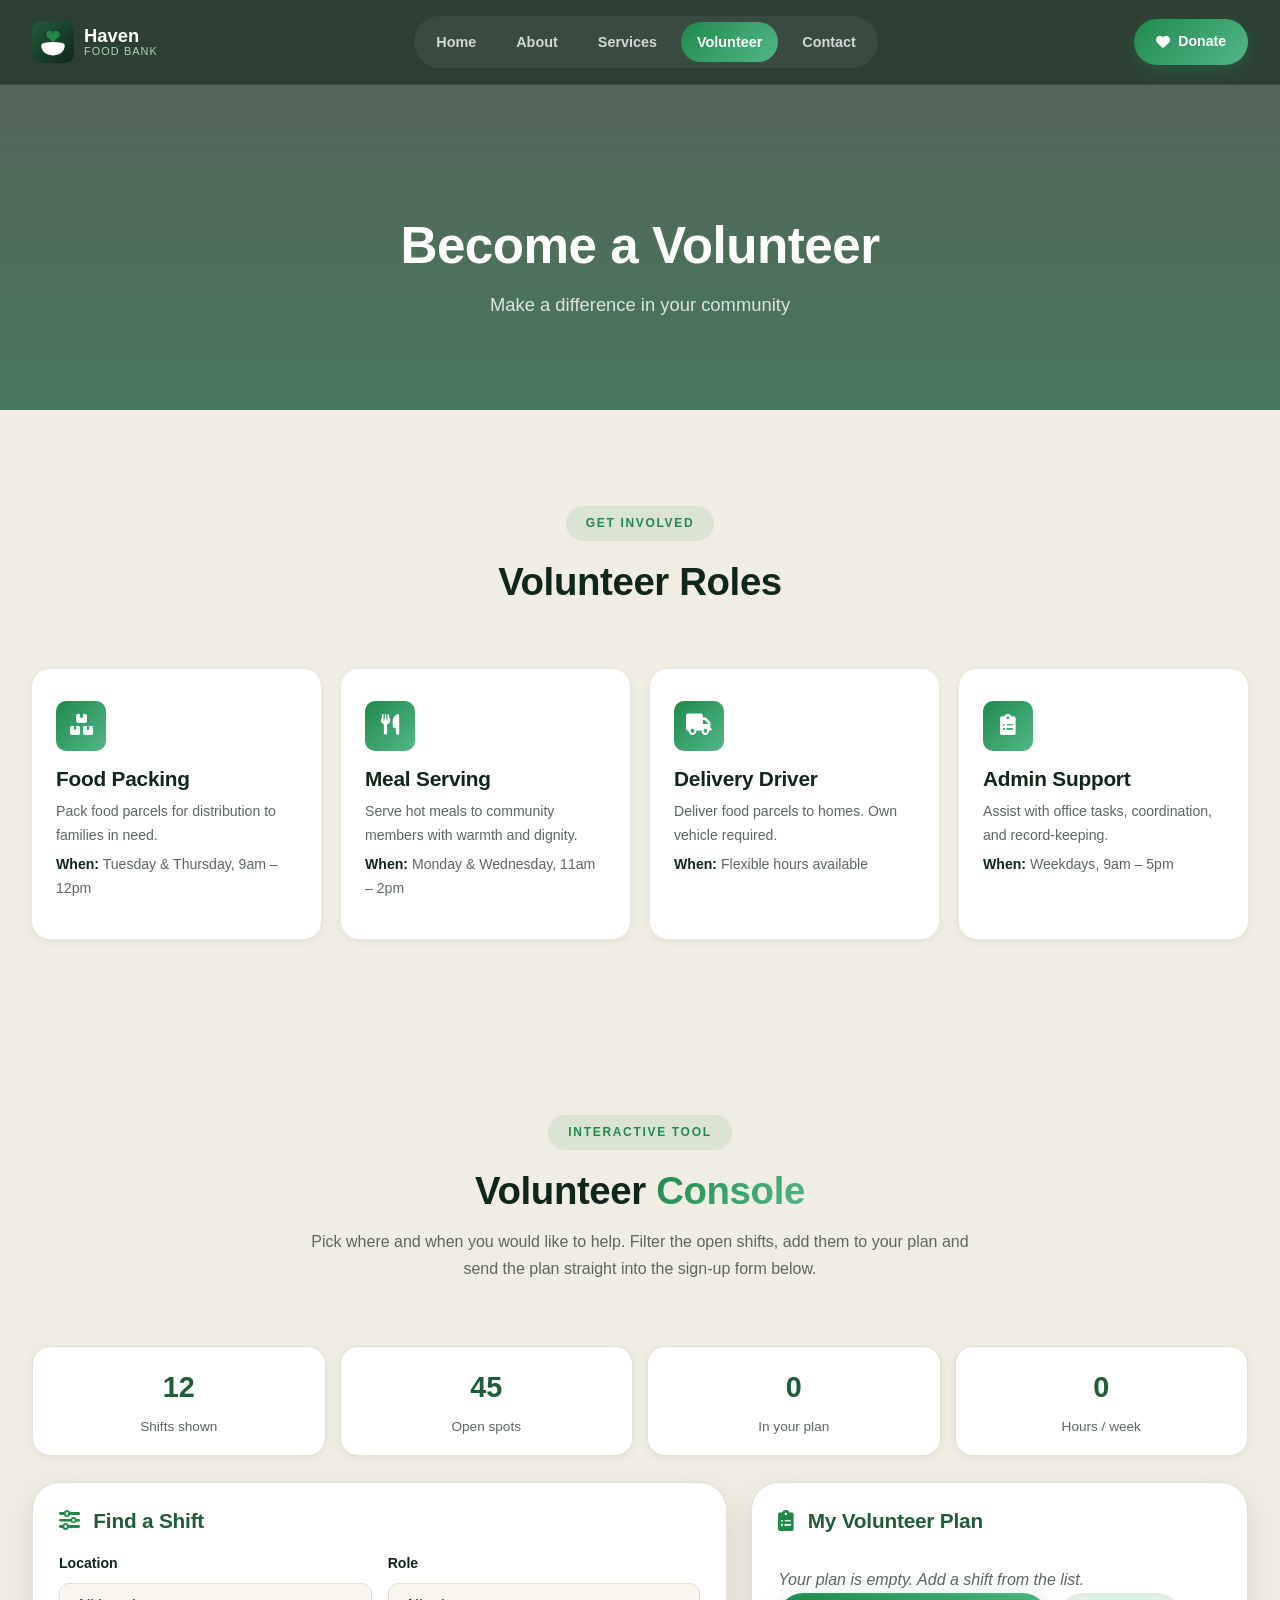
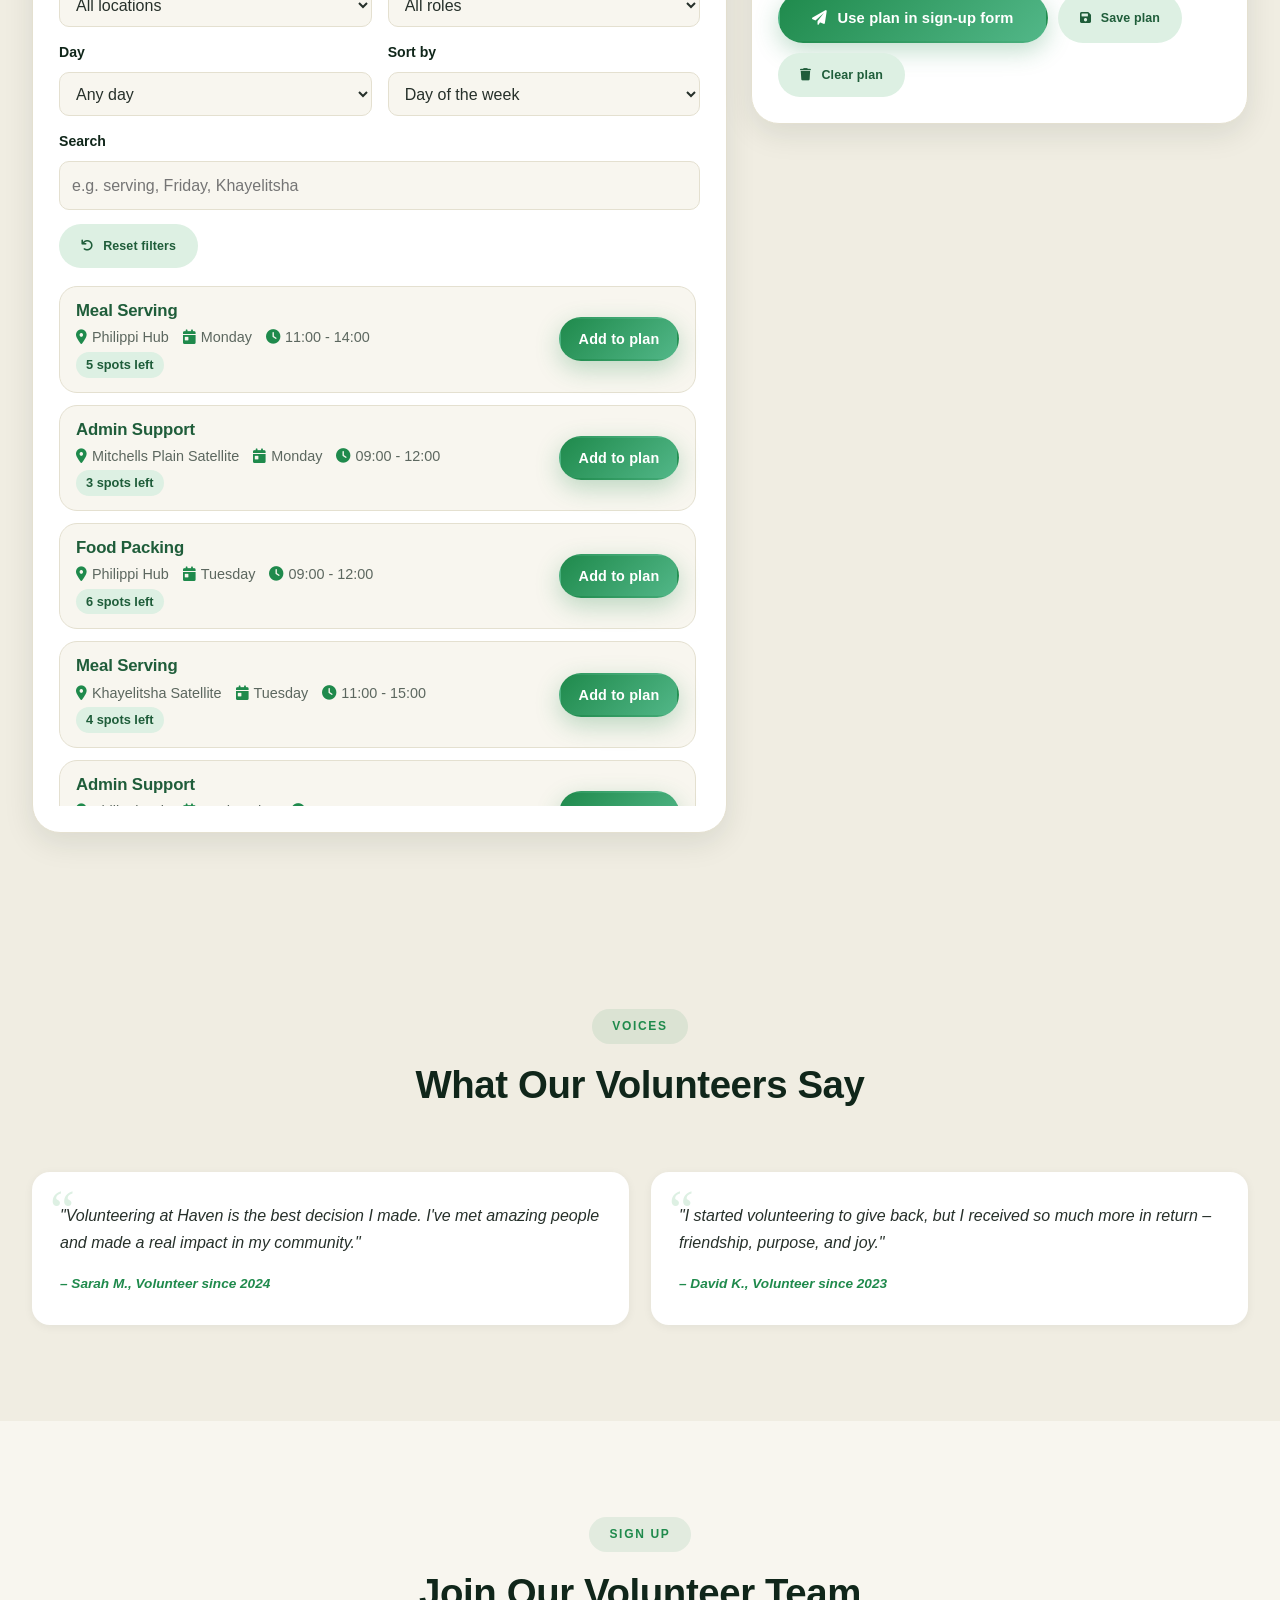
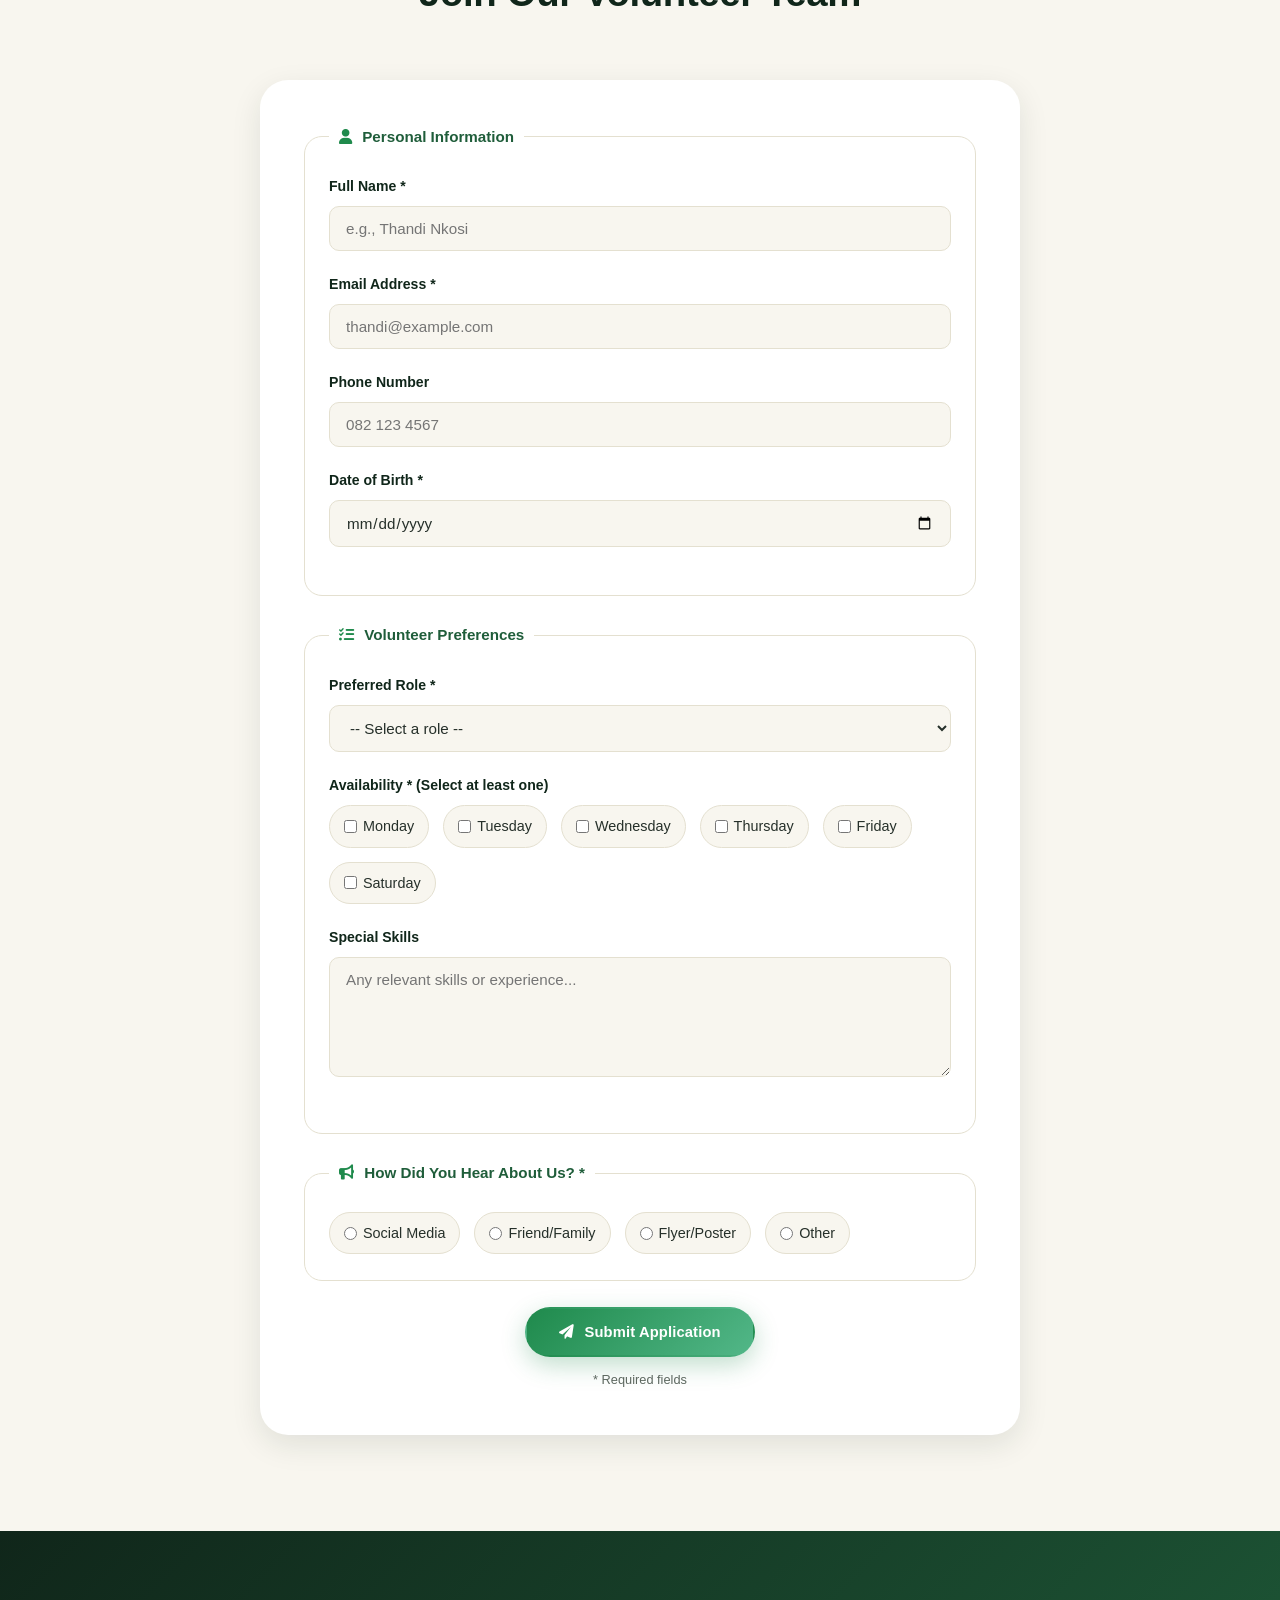
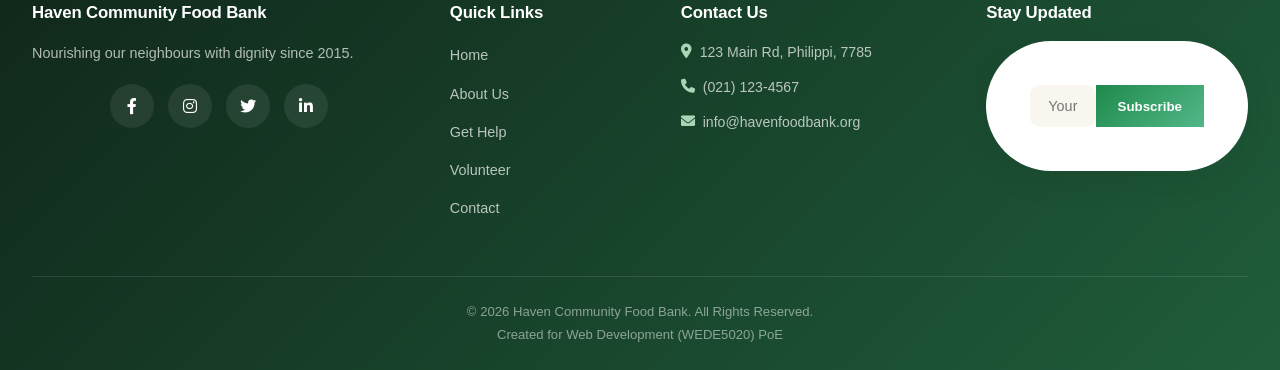
<file: enquiry.html>
<!DOCTYPE html>
<html lang="en">
<head>
    <meta charset="UTF-8">
    <meta name="viewport" content="width=device-width, initial-scale=1.0">
    <!-- Security: Content Security Policy limits where scripts, styles and data can come from -->
    <meta http-equiv="Content-Security-Policy" content="default-src 'self'; script-src 'self' https://unpkg.com; style-src 'self' 'unsafe-inline' https://fonts.googleapis.com https://cdnjs.cloudflare.com https://unpkg.com; font-src 'self' https://fonts.gstatic.com https://cdnjs.cloudflare.com; img-src 'self' data: https:; connect-src 'self' https://jsonplaceholder.typicode.com; object-src 'none'; base-uri 'self'; form-action 'self' mailto:">
    <meta name="referrer" content="strict-origin-when-cross-origin">
    <meta name="theme-color" content="#1F5D3A">
    <!-- Page speed: open early connections to the services the page uses -->
    <link rel="preconnect" href="https://fonts.googleapis.com">
    <link rel="preconnect" href="https://fonts.gstatic.com" crossorigin>
    <link rel="preconnect" href="https://cdnjs.cloudflare.com" crossorigin>
    <link rel="preconnect" href="https://images.pexels.com" crossorigin>
    <meta name="description" content="Volunteer with Haven Community Food Bank. Sign up to make a difference in your community.">
    <meta name="keywords" content="volunteer, food bank, Cape Town, community, sign up, help">
    <meta name="author" content="Haven Community Food Bank">
    <title>Haven Community Food Bank - Volunteer</title>
    <link rel="icon" type="image/svg+xml" href="favicon.svg">
    <link rel="canonical" href="https://thapelo-st10480445.github.io/WEDE-POE-ST10480445/enquiry.html">
    <meta property="og:type" content="website">
    <meta property="og:title" content="Haven Community Food Bank - Volunteer">
    <meta property="og:description" content="Volunteer with Haven Community Food Bank. Sign up to make a difference in your community.">
    <meta property="og:image" content="https://images.pexels.com/photos/6646877/pexels-photo-6646877.jpeg?auto=compress&cs=tinysrgb&w=1200">
    <meta property="og:url" content="https://thapelo-st10480445.github.io/WEDE-POE-ST10480445/enquiry.html">
    <meta property="og:site_name" content="Haven Community Food Bank">
    <meta name="twitter:card" content="summary_large_image">
    <meta name="twitter:title" content="Haven Community Food Bank - Volunteer">
    <meta name="twitter:description" content="Volunteer with Haven Community Food Bank. Sign up to make a difference in your community.">
    <meta name="twitter:image" content="https://images.pexels.com/photos/6646877/pexels-photo-6646877.jpeg?auto=compress&cs=tinysrgb&w=1200">
    <link href="https://fonts.googleapis.com/css2?family=Montserrat:wght@300;400;600;700;800;900&family=Open+Sans:wght@300;400;600;700&display=swap" rel="stylesheet">
    <link rel="stylesheet" href="https://cdnjs.cloudflare.com/ajax/libs/font-awesome/6.0.0/css/all.min.css">
    <link rel="stylesheet" href="CSS/style.css">
</head>
<body>

    <!-- HEADER: Navigation Menu -->
    <header>
        <div class="container">
            <div class="logo">
                <a href="index.html">
                    <svg width="42" height="42" viewBox="0 0 100 100" xmlns="http://www.w3.org/2000/svg">
                        <defs>
                            <linearGradient id="havenLogoGrad" x1="0%" y1="0%" x2="100%" y2="100%">
                                <stop offset="0%" stop-color="#1F5D3A"/>
                                <stop offset="100%" stop-color="#10261A"/>
                            </linearGradient>
                        </defs>
                        <rect width="100" height="100" rx="22" fill="url(#havenLogoGrad)"/>
                        <circle cx="42" cy="32" r="8" fill="#1F8A4C"/>
                        <circle cx="58" cy="32" r="8" fill="#1F8A4C"/>
                        <path d="M34,34 L50,52 L66,34 Z" fill="#1F8A4C"/>
                        <ellipse cx="50" cy="56" rx="27" ry="6" fill="#FFFFFF"/>
                        <path d="M22,56 Q22,80 50,82 Q78,80 78,56 Z" fill="#FFFFFF"/>
                    </svg>
                    <div class="logo-text">
                        <span class="logo-title">Haven</span>
                        <span class="logo-sub">Food Bank</span>
                    </div>
                </a>
            </div>
            <nav>
                <ul>
                    <li><a href="index.html">Home</a></li>
                    <li><a href="about.html">About</a></li>
                    <li><a href="services.html">Services</a></li>
                    <li><a href="enquiry.html" class="active">Volunteer</a></li>
                    <li><a href="contact.html">Contact</a></li>
                </ul>
            </nav>
            <div class="header-actions">
                <a href="contact.html" class="btn-donate">
                    <i class="fas fa-heart"></i> <span>Donate</span>
                </a>
                <button class="menu-toggle" aria-label="Toggle Navigation" aria-expanded="false">
                    <i class="fas fa-bars"></i>
                </button>
            </div>
        </div>
    </header>

    <!-- MAIN CONTENT -->
    <main>

        <!-- PAGE HEADER -->
        <section class="page-header">
            <div class="page-header-bg" style="background: linear-gradient(rgba(16,38,26,0.7), rgba(31,93,58,0.82)), url('https://images.pexels.com/photos/6646877/pexels-photo-6646877.jpeg?auto=compress&cs=tinysrgb&w=600'); background-size: cover; background-position: center;"></div>
            <div class="container">
                <h1>Become a Volunteer</h1>
                <p>Make a difference in your community</p>
            </div>
        </section>

        <!-- VOLUNTEER ROLES -->
        <section class="roles">
            <div class="container">
                <div class="section-header">
                    <span class="section-tag">Get Involved</span>
                    <h2>Volunteer Roles</h2>
                </div>
                <div class="roles-grid">
                    <div class="role-card">
                        <i class="fas fa-boxes"></i>
                        <h3>Food Packing</h3>
                        <p>Pack food parcels for distribution to families in need.</p>
                        <p><strong>When:</strong> Tuesday & Thursday, 9am – 12pm</p>
                    </div>
                    <div class="role-card">
                        <i class="fas fa-utensils"></i>
                        <h3>Meal Serving</h3>
                        <p>Serve hot meals to community members with warmth and dignity.</p>
                        <p><strong>When:</strong> Monday & Wednesday, 11am – 2pm</p>
                    </div>
                    <div class="role-card">
                        <i class="fas fa-truck"></i>
                        <h3>Delivery Driver</h3>
                        <p>Deliver food parcels to homes. Own vehicle required.</p>
                        <p><strong>When:</strong> Flexible hours available</p>
                    </div>
                    <div class="role-card">
                        <i class="fas fa-clipboard-list"></i>
                        <h3>Admin Support</h3>
                        <p>Assist with office tasks, coordination, and record-keeping.</p>
                        <p><strong>When:</strong> Weekdays, 9am – 5pm</p>
                    </div>
                </div>
            </div>
        </section>

        <!-- VOLUNTEER CONSOLE -->
        <section class="vol-console-section" id="volunteerConsole">
            <div class="container">
                <div class="section-header">
                    <span class="section-tag">Interactive Tool</span>
                    <h2>Volunteer <span class="highlight">Console</span></h2>
                    <p>Pick where and when you would like to help. Filter the open shifts, add them to your plan and send the plan straight into the sign-up form below.</p>
                </div>

                <div class="console-stats" aria-live="polite">
                    <div class="console-stat"><strong id="statShown">0</strong><span>Shifts shown</span></div>
                    <div class="console-stat"><strong id="statSpots">0</strong><span>Open spots</span></div>
                    <div class="console-stat"><strong id="statPlan">0</strong><span>In your plan</span></div>
                    <div class="console-stat"><strong id="statHours">0</strong><span>Hours / week</span></div>
                </div>

                <a href="#planPanel" class="btn btn-small console-jump"><i class="fas fa-clipboard-list"></i> Jump to my plan</a>

                <div class="console-layout">
                    <!-- LEFT: filters + shift list -->
                    <div class="console-panel">
                        <h3><i class="fas fa-sliders-h"></i> Find a Shift</h3>
                        <div class="console-filters">
                            <div class="form-group">
                                <label for="consoleLocation">Location</label>
                                <select id="consoleLocation">
                                    <option value="all">All locations</option>
                                    <option value="Philippi Hub">Philippi Hub</option>
                                    <option value="Khayelitsha Satellite">Khayelitsha Satellite</option>
                                    <option value="Mitchells Plain Satellite">Mitchells Plain Satellite</option>
                                </select>
                            </div>
                            <div class="form-group">
                                <label for="consoleRole">Role</label>
                                <select id="consoleRole">
                                    <option value="all">All roles</option>
                                    <option value="packing">Food Packing</option>
                                    <option value="serving">Meal Serving</option>
                                    <option value="driving">Delivery Driving</option>
                                    <option value="admin">Admin Support</option>
                                </select>
                            </div>
                            <div class="form-group">
                                <label for="consoleDay">Day</label>
                                <select id="consoleDay">
                                    <option value="all">Any day</option>
                                    <option value="Monday">Monday</option>
                                    <option value="Tuesday">Tuesday</option>
                                    <option value="Wednesday">Wednesday</option>
                                    <option value="Thursday">Thursday</option>
                                    <option value="Friday">Friday</option>
                                    <option value="Saturday">Saturday</option>
                                </select>
                            </div>
                            <div class="form-group">
                                <label for="consoleSort">Sort by</label>
                                <select id="consoleSort">
                                    <option value="day">Day of the week</option>
                                    <option value="spots">Most spots left</option>
                                    <option value="hours">Longest shift</option>
                                </select>
                            </div>
                        </div>
                        <div class="form-group">
                            <label for="consoleSearch">Search</label>
                            <input type="text" id="consoleSearch" placeholder="e.g. serving, Friday, Khayelitsha">
                        </div>
                        <button type="button" class="btn btn-small" id="consoleReset"><i class="fas fa-undo"></i> Reset filters</button>

                        <div id="shiftList" class="shift-list"></div>
                        <p id="shiftEmpty" class="console-empty" style="display:none;">No shifts match your filters. Try a different location, role or day.</p>
                    </div>

                    <!-- RIGHT: my plan -->
                    <div class="console-panel plan-panel" id="planPanel">
                        <h3><i class="fas fa-clipboard-list"></i> My Volunteer Plan</h3>
                        <div id="planMessage" class="console-message" style="display:none;" role="status"></div>
                        <ul id="planList" class="plan-list"></ul>
                        <p id="planEmpty" class="console-empty">Your plan is empty. Add a shift from the list.</p>
                        <div id="planSummary" class="plan-summary"></div>
                        <div class="plan-buttons">
                            <button type="button" class="btn btn-primary" id="btnUsePlan"><i class="fas fa-paper-plane"></i> Use plan in sign-up form</button>
                            <button type="button" class="btn btn-small" id="btnSavePlan"><i class="fas fa-save"></i> Save plan</button>
                            <button type="button" class="btn btn-small" id="btnClearPlan"><i class="fas fa-trash"></i> Clear plan</button>
                        </div>
                        <noscript><p>The volunteer console needs JavaScript. Please use the sign-up form below instead.</p></noscript>
                    </div>
                </div>
            </div>
        </section>

        <!-- VOLUNTEER TESTIMONIALS -->
        <section class="testimonials">
            <div class="container">
                <div class="section-header">
                    <span class="section-tag">Voices</span>
                    <h2>What Our Volunteers Say</h2>
                </div>
                <div class="testimonial-grid">
                    <blockquote>
                        <p>"Volunteering at Haven is the best decision I made. I've met amazing people and made a real impact in my community."</p>
                        <cite>– Sarah M., Volunteer since 2024</cite>
                    </blockquote>
                    <blockquote>
                        <p>"I started volunteering to give back, but I received so much more in return – friendship, purpose, and joy."</p>
                        <cite>– David K., Volunteer since 2023</cite>
                    </blockquote>
                </div>
            </div>
        </section>

        <!-- VOLUNTEER SIGN-UP FORM -->
        <section class="signup-section">
            <div class="container">
                <div class="section-header">
                    <span class="section-tag">Sign Up</span>
                    <h2>Join Our Volunteer Team</h2>
                </div>

                <!-- Volunteer Form -->
                <form id="volunteerForm" action="mailto:info@havenfoodbank.org" method="post" enctype="text/plain" novalidate>
                    <div class="hp-field" aria-hidden="true"><label for="hpVolunteer">Leave this field empty</label><input type="text" id="hpVolunteer" name="website" tabindex="-1" autocomplete="off"></div>

                    <!-- Personal Information -->
                    <fieldset>
                        <legend><i class="fas fa-user"></i> Personal Information</legend>

                        <div class="form-group">
                            <label for="fullName">Full Name *</label>
                            <input type="text" id="fullName" name="fullName" required minlength="2" placeholder="e.g., Thandi Nkosi">
                        </div>

                        <div class="form-group">
                            <label for="email">Email Address *</label>
                            <input type="email" id="email" name="email" required placeholder="thandi@example.com">
                        </div>

                        <div class="form-group">
                            <label for="phone">Phone Number</label>
                            <input type="tel" id="phone" name="phone" placeholder="082 123 4567">
                        </div>

                        <div class="form-group">
                            <label for="dob">Date of Birth *</label>
                            <input type="date" id="dob" name="dob" required>
                        </div>
                    </fieldset>

                    <!-- Volunteer Preferences -->
                    <fieldset>
                        <legend><i class="fas fa-tasks"></i> Volunteer Preferences</legend>

                        <div class="form-group">
                            <label for="role">Preferred Role *</label>
                            <select id="role" name="role" required>
                                <option value="">-- Select a role --</option>
                                <option value="packing">Food Packing</option>
                                <option value="serving">Meal Serving</option>
                                <option value="driving">Delivery Driver</option>
                                <option value="admin">Admin Support</option>
                            </select>
                        </div>

                        <div class="form-group">
                            <label>Availability * (Select at least one)</label>
                            <div class="checkbox-group">
                                <label><input type="checkbox" name="availability" value="Monday"> Monday</label>
                                <label><input type="checkbox" name="availability" value="Tuesday"> Tuesday</label>
                                <label><input type="checkbox" name="availability" value="Wednesday"> Wednesday</label>
                                <label><input type="checkbox" name="availability" value="Thursday"> Thursday</label>
                                <label><input type="checkbox" name="availability" value="Friday"> Friday</label>
                                <label><input type="checkbox" name="availability" value="Saturday"> Saturday</label>
                            </div>
                        </div>

                        <div class="form-group">
                            <label for="skills">Special Skills</label>
                            <textarea id="skills" name="skills" rows="3" placeholder="Any relevant skills or experience..."></textarea>
                        </div>
                    </fieldset>

                    <!-- How Did You Hear? -->
                    <fieldset>
                        <legend><i class="fas fa-bullhorn"></i> How Did You Hear About Us? *</legend>
                        <div class="radio-group">
                            <label><input type="radio" name="hearAbout" value="social" required> Social Media</label>
                            <label><input type="radio" name="hearAbout" value="friend"> Friend/Family</label>
                            <label><input type="radio" name="hearAbout" value="flyer"> Flyer/Poster</label>
                            <label><input type="radio" name="hearAbout" value="other"> Other</label>
                        </div>
                    </fieldset>

                    <!-- Submit -->
                    <div class="form-actions">
                        <button type="submit" class="btn btn-primary">
                            <i class="fas fa-paper-plane"></i> Submit Application
                        </button>
                    </div>

                    <p class="form-note">* Required fields</p>
                </form>
            </div>
        </section>

    </main>

    <!-- FOOTER -->
    <footer>
        <div class="container">
            <div class="footer-grid">
                <div class="footer-col">
                    <h4>Haven Community Food Bank</h4>
                    <p>Nourishing our neighbours with dignity since 2015.</p>
                    <div class="social-links">
                        <a href="#" aria-label="Facebook"><i class="fab fa-facebook-f"></i></a>
                        <a href="#" aria-label="Instagram"><i class="fab fa-instagram"></i></a>
                        <a href="#" aria-label="Twitter"><i class="fab fa-twitter"></i></a>
                        <a href="#" aria-label="LinkedIn"><i class="fab fa-linkedin-in"></i></a>
                    </div>
                </div>
                <div class="footer-col">
                    <h4>Quick Links</h4>
                    <ul>
                        <li><a href="index.html">Home</a></li>
                        <li><a href="about.html">About Us</a></li>
                        <li><a href="services.html">Get Help</a></li>
                        <li><a href="enquiry.html">Volunteer</a></li>
                        <li><a href="contact.html">Contact</a></li>
                    </ul>
                </div>
                <div class="footer-col">
                    <h4>Contact Us</h4>
                    <ul class="contact-info">
                        <li><i class="fas fa-map-marker-alt"></i> 123 Main Rd, Philippi, 7785</li>
                        <li><i class="fas fa-phone"></i> (021) 123-4567</li>
                        <li><i class="fas fa-envelope"></i> info@havenfoodbank.org</li>
                    </ul>
                </div>
                <div class="footer-col">
                    <h4>Stay Updated</h4>
                    <form class="newsletter-form">
                        <input type="email" placeholder="Your Email" required>
                        <button type="submit">Subscribe</button>
                    </form>
                </div>
            </div>
            <div class="footer-bottom">
                <p>&copy; 2026 Haven Community Food Bank. All Rights Reserved.</p>
                <p>Created for Web Development (WEDE5020) PoE</p>
            </div>
        </div>
    </footer>

    <button id="backToTop" aria-label="Back to top"><i class="fas fa-arrow-up"></i></button>

    <script src="JS/main.js" defer></script>
</body>
</html>
</file>
<file: CSS/style.css>
/* ==========================================================================
   HAVEN COMMUNITY FOOD BANK — MAIN STYLESHEET (v2)
   Palette: off-white base (#F8F6EF) with fresh greens — forest green
   (trust/growth), leaf green (action) and sage (calm) — a natural, clean
   look that suits a food and community organisation.
   Layout: modernized with a bento-style grid rhythm, glass header,
   pill buttons, soft large radii, gradient accents, fluid type scale.
   ========================================================================== */

/* --------------------------------------------------------------------------
   1. CSS VARIABLES
   -------------------------------------------------------------------------- */
:root {
    /* Brand colours */
    --color-primary: #1F8A4C;        /* Leaf green — CTAs, action, growth  */
    --color-primary-dark: #166B3A;
    --color-primary-light: #52B788;

    --color-secondary: #1F5D3A;      /* Forest green — trust, dignity      */
    --color-secondary-dark: #174A2E;
    --color-secondary-light: #3F8F62;

    --color-accent: #A8D5B5;         /* Soft sage — calm, highlight        */
    --color-accent-dark: #6FB98F;
    --color-accent-light: #DDF0E3;

    /* Neutrals */
    --color-dark: #10261A;           /* Near-black green — header/footer   */
    --color-dark-alt: #1A3A28;
    --color-bg: #F8F6EF;             /* Warm off-white — page background   */
    --color-bg-alt: #F0EDE2;
    --color-white: #FFFFFF;
    --color-text: #26302A;
    --color-text-light: #5C675F;
    --color-border: #E4E0D0;

    /* Feedback */
    --color-success: #1F5D3A;
    --color-error: #D62839;

    /* Gradients */
    --gradient-primary: linear-gradient(135deg, #1F8A4C 0%, #52B788 100%);
    --gradient-dark: linear-gradient(135deg, #10261A 0%, #1F5D3A 100%);
    --gradient-accent: linear-gradient(135deg, #A8D5B5 0%, #52B788 100%);

    /* Typography */
    --font-heading: 'Montserrat', sans-serif;
    --font-body: 'Open Sans', sans-serif;

    /* Spacing scale */
    --space-xs: 0.5rem;
    --space-sm: 1rem;
    --space-md: 1.5rem;
    --space-lg: 2.5rem;
    --space-xl: 4rem;
    --space-2xl: 6rem;

    /* Layout */
    --container-width: 1280px;
    --radius-sm: 10px;
    --radius-md: 18px;
    --radius-lg: 28px;
    --radius-pill: 999px;

    /* Shadows */
    --shadow-sm: 0 2px 10px rgba(16, 38, 26, 0.06);
    --shadow-md: 0 10px 30px rgba(16, 38, 26, 0.10);
    --shadow-lg: 0 20px 50px rgba(16, 38, 26, 0.16);
    --shadow-glow: 0 8px 24px rgba(31, 138, 76, 0.28);

    --transition: 0.3s cubic-bezier(0.4, 0, 0.2, 1);
}

/* --------------------------------------------------------------------------
   2. RESET & BASE
   -------------------------------------------------------------------------- */
* { margin: 0; padding: 0; box-sizing: border-box; }

html { scroll-behavior: smooth; }

body {
    font-family: var(--font-body);
    color: var(--color-text);
    background-color: var(--color-bg);
    line-height: 1.7;
    -webkit-font-smoothing: antialiased;
    overflow-x: hidden;
}

img { max-width: 100%; display: block; }

a {
    color: var(--color-primary);
    text-decoration: none;
    transition: color var(--transition);
}
a:hover { color: var(--color-primary-dark); }

ul { list-style: none; }

h1, h2, h3, h4, h5, h6 {
    font-family: var(--font-heading);
    color: var(--color-dark);
    font-weight: 800;
    line-height: 1.2;
    letter-spacing: -0.01em;
}

h1 { font-size: clamp(2.2rem, 4vw, 3.2rem); }
h2 { font-size: clamp(1.8rem, 3vw, 2.4rem); }
h3 { font-size: 1.3rem; }

p { color: var(--color-text-light); }

.highlight {
    background: var(--gradient-primary);
    -webkit-background-clip: text;
    background-clip: text;
    color: transparent;
}

/* Focus visibility for accessibility / keyboard navigation */
a:focus-visible,
button:focus-visible,
input:focus-visible,
textarea:focus-visible,
select:focus-visible {
    outline: 3px solid var(--color-accent-dark);
    outline-offset: 3px;
    border-radius: var(--radius-sm);
}

.container {
    width: 100%;
    max-width: var(--container-width);
    margin: 0 auto;
    padding: 0 32px;
}

/* Visually hidden but still readable by screen readers */
.sr-only {
    position: absolute;
    width: 1px; height: 1px;
    padding: 0; margin: -1px;
    overflow: hidden;
    clip: rect(0, 0, 0, 0);
    white-space: nowrap;
    border: 0;
}

/* --------------------------------------------------------------------------
   3. BUTTONS — pill-shaped, modern
   -------------------------------------------------------------------------- */
.btn {
    display: inline-flex;
    align-items: center;
    justify-content: center;
    gap: 10px;
    padding: 15px 32px;
    min-height: 44px;
    border-radius: var(--radius-pill);
    font-family: var(--font-heading);
    font-weight: 700;
    font-size: 0.92rem;
    letter-spacing: 0.01em;
    border: 2px solid transparent;
    cursor: pointer;
    touch-action: manipulation;
    -webkit-tap-highlight-color: transparent;
    transition: transform var(--transition), box-shadow var(--transition), background-color var(--transition), color var(--transition);
}
.btn:active { transform: translateY(0) scale(0.97); }

/* Only apply hover lift on devices that actually have hover (mouse/trackpad).
   Without this guard, touch devices "fake" :hover on tap and the button can
   look stuck/unresponsive until the user taps elsewhere. */
@media (hover: hover) and (pointer: fine) {
    .btn:hover { transform: translateY(-3px); }
}

.btn-primary {
    background: var(--gradient-primary);
    color: var(--color-white);
    box-shadow: var(--shadow-glow);
}
.btn-primary:hover { box-shadow: 0 14px 32px rgba(31, 138, 76, 0.4); }

.btn-secondary {
    background-color: transparent;
    border-color: rgba(255, 255, 255, 0.6);
    color: var(--color-white);
    backdrop-filter: blur(6px);
}
.btn-secondary:hover {
    background-color: var(--color-white);
    border-color: var(--color-white);
    color: var(--color-secondary);
}

.btn-small {
    padding: 9px 20px;
    font-size: 0.78rem;
    background-color: var(--color-accent-light);
    color: var(--color-secondary);
}
.btn-small:hover { background-color: var(--color-accent); color: var(--color-white); }

.btn-donate {
    display: inline-flex;
    align-items: center;
    gap: 8px;
    background: var(--gradient-primary);
    color: var(--color-white);
    padding: 11px 22px;
    border-radius: var(--radius-pill);
    font-family: var(--font-heading);
    font-weight: 700;
    font-size: 0.88rem;
    box-shadow: 0 6px 18px rgba(31, 138, 76, 0.32);
    transition: transform var(--transition), box-shadow var(--transition);
}
.btn-donate:hover { transform: translateY(-2px); box-shadow: 0 10px 24px rgba(31, 138, 76, 0.42); }
.btn-donate:active { transform: translateY(0) scale(0.96); }

/* --------------------------------------------------------------------------
   4. HEADER & NAVIGATION — glass effect
   -------------------------------------------------------------------------- */
header {
    background-color: rgba(16, 38, 26, 0.88);
    backdrop-filter: blur(14px);
    -webkit-backdrop-filter: blur(14px);
    position: sticky;
    top: 0;
    z-index: 1000;
    border-bottom: 1px solid rgba(255, 255, 255, 0.06);
}

header .container {
    display: flex;
    align-items: center;
    justify-content: space-between;
    padding-top: 16px;
    padding-bottom: 16px;
}

.logo a {
    display: flex;
    align-items: center;
    gap: 10px;
}

.logo-text { display: flex; flex-direction: column; line-height: 1.1; }

.logo-title {
    font-family: var(--font-heading);
    font-weight: 800;
    font-size: 1.15rem;
    color: var(--color-white);
}

.logo-sub {
    font-family: var(--font-heading);
    font-size: 0.68rem;
    letter-spacing: 0.1em;
    color: var(--color-accent);
    text-transform: uppercase;
}

nav ul {
    display: flex;
    gap: 8px;
    background-color: rgba(255, 255, 255, 0.06);
    padding: 6px;
    border-radius: var(--radius-pill);
}

nav a {
    font-family: var(--font-heading);
    font-weight: 600;
    font-size: 0.9rem;
    color: rgba(255, 255, 255, 0.78);
    padding: 8px 16px;
    border-radius: var(--radius-pill);
    display: inline-block;
    transition: background-color var(--transition), color var(--transition);
}

nav a:hover { color: var(--color-white); background-color: rgba(255, 255, 255, 0.08); }
nav a:active { transform: scale(0.96); }

nav a.active {
    color: var(--color-white);
    background: var(--gradient-primary);
}

.header-actions { display: flex; align-items: center; gap: 16px; }

.menu-toggle {
    display: none;
    align-items: center;
    justify-content: center;
    width: 44px;
    height: 44px;
    background: none;
    border: none;
    color: var(--color-white);
    font-size: 1.4rem;
    cursor: pointer;
    touch-action: manipulation;
    -webkit-tap-highlight-color: transparent;
}

/* --------------------------------------------------------------------------
   5. PAGE HEADER (inner pages)
   -------------------------------------------------------------------------- */
.page-header {
    padding: 130px 0 90px;
    text-align: center;
    color: var(--color-white);
    position: relative;
    overflow: hidden;
}
.page-header h1 { color: var(--color-white); margin-bottom: 12px; position: relative; z-index: 2; }
.page-header p { color: rgba(255, 255, 255, 0.82); font-size: 1.15rem; position: relative; z-index: 2; }
.page-header .container { position: relative; z-index: 2; }

/* Slow continuous zoom/pan on the hero, inner-page header, and spotlight
   photos — a classic "Ken Burns" effect that keeps the background feeling
   alive without distracting from the text on top of it. The actual
   background-image + darkening gradient are split into these two layers by
   js/main.js (see "KEN BURNS BACKGROUND ZOOM"), which reads the original
   inline background style off each section and rebuilds it this way. */
.page-header-bg,
.hero-bg,
.spotlight-bg {
    position: absolute;
    inset: -5%;
    z-index: 0;
    background-size: cover;
    background-position: center;
    animation: kenBurns 26s ease-in-out infinite alternate;
}

.page-header-overlay,
.hero-bg-overlay,
.spotlight-bg-overlay {
    position: absolute;
    inset: 0;
    z-index: 1;
}

@keyframes kenBurns {
    0%   { transform: scale(1) translate(0, 0); }
    100% { transform: scale(1.12) translate(-1.5%, -1.5%); }
}

@media (prefers-reduced-motion: reduce) {
    .page-header-bg, .hero-bg, .spotlight-bg { animation: none; }
}

/* --------------------------------------------------------------------------
   6. SECTION HEADERS
   -------------------------------------------------------------------------- */
.section-header {
    text-align: center;
    max-width: 680px;
    margin: 0 auto var(--space-xl);
}

.section-tag {
    display: inline-block;
    font-family: var(--font-heading);
    font-size: 0.75rem;
    font-weight: 700;
    letter-spacing: 0.14em;
    text-transform: uppercase;
    color: var(--color-primary);
    background-color: rgba(31, 138, 76, 0.1);
    border-radius: var(--radius-pill);
    padding: 7px 20px;
    margin-bottom: 18px;
}

.section-header h2 { margin-bottom: 14px; }

main section { padding: var(--space-2xl) 0; }
main section:nth-of-type(even) { background-color: var(--color-bg-alt); }

/* --------------------------------------------------------------------------
   7. HOMEPAGE — HERO
   -------------------------------------------------------------------------- */
.hero {
    position: relative;
    min-height: 92vh;
    display: flex;
    align-items: center;
    color: var(--color-white);
    overflow: hidden;
}

.hero::before {
    content: "";
    position: absolute;
    inset: 0;
    z-index: 2;
    background: radial-gradient(circle at 15% 20%, rgba(31, 138, 76, 0.25), transparent 45%),
                radial-gradient(circle at 85% 80%, rgba(166, 177, 255, 0.22), transparent 45%);
    pointer-events: none;
}

.hero-overlay { width: 100%; position: relative; z-index: 3; }

.hero-content {
    max-width: 680px;
    margin: 0 auto;
    text-align: center;
    padding: 0 24px;
}

.hero-badge {
    display: inline-block;
    background-color: rgba(255, 255, 255, 0.1);
    border: 1px solid rgba(255, 255, 255, 0.25);
    backdrop-filter: blur(8px);
    color: var(--color-white);
    font-family: var(--font-heading);
    font-weight: 700;
    font-size: 0.82rem;
    letter-spacing: 0.08em;
    padding: 8px 20px;
    border-radius: var(--radius-pill);
    margin-bottom: 24px;
}

.hero h1 { color: var(--color-white); font-size: clamp(2.4rem, 5vw, 3.6rem); margin-bottom: 18px; }

.hero-subtitle {
    color: rgba(255, 255, 255, 0.85);
    font-size: 1.15rem;
    margin-bottom: 36px;
}

.hero-stats-mini {
    display: flex;
    justify-content: center;
    gap: 16px;
    margin-bottom: 40px;
    flex-wrap: wrap;
}

.mini-stat {
    display: flex;
    flex-direction: column;
    align-items: center;
    background-color: rgba(255, 255, 255, 0.08);
    border: 1px solid rgba(255, 255, 255, 0.14);
    border-radius: var(--radius-md);
    padding: 16px 28px;
    backdrop-filter: blur(8px);
}
.mini-stat span {
    font-family: var(--font-heading);
    font-size: 1.9rem;
    font-weight: 800;
    color: var(--color-white);
}
.mini-stat small { color: rgba(255, 255, 255, 0.7); font-size: 0.78rem; }

.hero-buttons {
    display: flex;
    justify-content: center;
    gap: 16px;
    flex-wrap: wrap;
}

.scroll-indicator {
    position: absolute;
    bottom: 32px;
    left: 50%;
    transform: translateX(-50%);
    display: flex;
    flex-direction: column;
    align-items: center;
    gap: 6px;
    color: rgba(255, 255, 255, 0.7);
    font-size: 0.78rem;
    animation: bounce 2.2s infinite;
    z-index: 1;
}

@keyframes bounce {
    0%, 100% { transform: translate(-50%, 0); }
    50% { transform: translate(-50%, 8px); }
}

/* --------------------------------------------------------------------------
   8. STATS SECTION — bento style
   -------------------------------------------------------------------------- */
.stats-grid {
    display: grid;
    grid-template-columns: repeat(4, 1fr);
    gap: 20px;
}

.stat-card {
    background-color: var(--color-white);
    border-radius: var(--radius-md);
    padding: 36px 24px;
    text-align: center;
    box-shadow: var(--shadow-sm);
    transition: transform var(--transition), box-shadow var(--transition);
}
.stat-card:hover { transform: translateY(-8px); box-shadow: var(--shadow-lg); }
.stat-card:active { transform: translateY(-2px); }

.stat-icon {
    width: 60px; height: 60px;
    margin: 0 auto 18px;
    display: flex; align-items: center; justify-content: center;
    background: var(--gradient-primary);
    color: var(--color-white);
    border-radius: var(--radius-md);
    font-size: 1.35rem;
}

.stat-number {
    display: block;
    font-family: var(--font-heading);
    font-size: 2.2rem;
    font-weight: 800;
    color: var(--color-dark);
}

.stat-card p { margin: 4px 0 16px; font-size: 0.92rem; }

.stat-bar {
    height: 5px;
    border-radius: var(--radius-pill);
    background: var(--gradient-accent);
}

/* --------------------------------------------------------------------------
   9. FEATURED SECTION
   -------------------------------------------------------------------------- */
.featured-grid {
    display: grid;
    grid-template-columns: 1fr 1.1fr;
    gap: 64px;
    align-items: center;
}

.featured-image {
    border-radius: var(--radius-lg);
    box-shadow: var(--shadow-lg);
}
.featured-image img { border-radius: var(--radius-lg); display: block; }

.featured-content p { margin: 18px 0 26px; }

.featured-points { display: flex; flex-direction: column; gap: 14px; margin-bottom: 30px; }

.point {
    display: flex;
    align-items: center;
    gap: 12px;
    font-family: var(--font-heading);
    font-weight: 600;
    color: var(--color-dark);
    font-size: 0.95rem;
}
.point i {
    color: var(--color-white);
    background: var(--gradient-primary);
    width: 26px; height: 26px;
    border-radius: 50%;
    display: flex; align-items: center; justify-content: center;
    font-size: 0.7rem;
    flex-shrink: 0;
}

/* --------------------------------------------------------------------------
   10. UPCOMING EVENTS / DISTRIBUTION
   -------------------------------------------------------------------------- */
.events-grid {
    display: grid;
    grid-template-columns: repeat(3, 1fr);
    gap: 22px;
}

.event-card {
    display: flex;
    gap: 16px;
    background-color: var(--color-white);
    border-radius: var(--radius-md);
    padding: 26px;
    box-shadow: var(--shadow-sm);
    transition: box-shadow var(--transition), transform var(--transition);
}
.event-card:hover { box-shadow: var(--shadow-md); transform: translateY(-5px); }

.event-icon {
    flex-shrink: 0;
    width: 46px; height: 46px;
    border-radius: var(--radius-sm);
    background-color: var(--color-accent-light);
    color: var(--color-secondary);
    display: flex; align-items: center; justify-content: center;
}

.event-meta { display: flex; gap: 16px; margin: 6px 0 10px; font-size: 0.85rem; color: var(--color-text-light); }
.event-meta i { color: var(--color-primary); margin-right: 4px; }

.event-content p { font-size: 0.9rem; margin-bottom: 14px; }
.event-content p i { color: var(--color-primary); margin-right: 6px; }

/* --------------------------------------------------------------------------
   11. SPOTLIGHT
   -------------------------------------------------------------------------- */
.spotlight { padding: 0; color: var(--color-white); position: relative; overflow: hidden; }

.spotlight-overlay {
    padding: 100px 0;
    background: linear-gradient(rgba(16,38,26,0.78), rgba(31,93,58,0.86));
    position: relative;
    z-index: 2;
}

.spotlight-content { max-width: 640px; margin: 0 auto; text-align: center; }
.spotlight-content h2 { color: var(--color-white); margin-bottom: 30px; }
.spotlight-content .section-tag { background-color: rgba(255,255,255,0.12); color: var(--color-white); }

.spotlight blockquote p {
    font-size: 1.25rem;
    font-style: italic;
    color: rgba(255, 255, 255, 0.9);
    margin-bottom: 14px;
}
.spotlight blockquote cite { color: var(--color-accent); font-weight: 600; }

/* --------------------------------------------------------------------------
   12. LATEST NEWS
   -------------------------------------------------------------------------- */
.news-list { display: flex; flex-direction: column; gap: 18px; max-width: 780px; margin: 0 auto; }

.news-list li {
    display: flex;
    gap: 24px;
    background-color: var(--color-white);
    border-radius: var(--radius-md);
    padding: 24px 28px;
    box-shadow: var(--shadow-sm);
    transition: transform var(--transition);
}
.news-list li:hover { transform: translateX(4px); }

.news-date {
    flex-shrink: 0;
    width: 120px;
    font-family: var(--font-heading);
    font-weight: 700;
    color: var(--color-white);
    background: var(--gradient-primary);
    border-radius: var(--radius-sm);
    font-size: 0.78rem;
    text-align: center;
    padding: 8px 4px;
    height: fit-content;
}

.news-content h4 { margin-bottom: 6px; }
.news-content p { font-size: 0.92rem; }

/* --------------------------------------------------------------------------
   13. PARTNERS
   -------------------------------------------------------------------------- */
.partners-grid {
    display: grid;
    grid-template-columns: repeat(4, 1fr);
    gap: 18px;
    text-align: center;
}

.partner-item {
    background-color: var(--color-white);
    padding: 30px 16px;
    border-radius: var(--radius-md);
    box-shadow: var(--shadow-sm);
    transition: transform var(--transition);
}
.partner-item:hover { transform: translateY(-6px); }
.partner-item i { font-size: 1.8rem; color: var(--color-primary); margin-bottom: 12px; }
.partner-item span { display: block; font-family: var(--font-heading); font-weight: 600; font-size: 0.9rem; color: var(--color-dark); }

/* --------------------------------------------------------------------------
   14. ABOUT — OUR STORY / TIMELINE
   -------------------------------------------------------------------------- */
.our-story .container { max-width: 900px; }
.our-story p { margin-bottom: 16px; }

.timeline {
    display: flex;
    flex-wrap: wrap;
    gap: 18px;
    margin-top: 44px;
}

.timeline-item {
    flex: 1 1 170px;
    background-color: var(--color-white);
    border-radius: var(--radius-md);
    padding: 22px 20px;
    box-shadow: var(--shadow-sm);
    transition: transform var(--transition);
}
.timeline-item:hover { transform: translateY(-6px); }

.timeline-item .year {
    display: inline-block;
    font-family: var(--font-heading);
    font-weight: 800;
    font-size: 1.2rem;
    color: var(--color-white);
    background: var(--gradient-dark);
    padding: 4px 14px;
    border-radius: var(--radius-pill);
    margin-bottom: 12px;
}
.timeline-item p { font-size: 0.88rem; color: var(--color-text-light); }

/* --------------------------------------------------------------------------
   15. MISSION & VISION
   -------------------------------------------------------------------------- */
.mv-grid {
    display: grid;
    grid-template-columns: 1fr 1fr;
    gap: 24px;
}

.mv-card {
    background-color: var(--color-white);
    border-radius: var(--radius-lg);
    padding: 44px 36px;
    box-shadow: var(--shadow-sm);
    position: relative;
    overflow: hidden;
}
.mv-card::before {
    content: "";
    position: absolute;
    top: 0; left: 0;
    width: 6px; height: 100%;
    background: var(--gradient-primary);
}

.mv-card h2 {
    display: flex;
    align-items: center;
    gap: 12px;
    font-size: 1.4rem;
    color: var(--color-secondary);
    margin-bottom: 16px;
}
.mv-card h2 i { color: var(--color-primary); }

/* --------------------------------------------------------------------------
   16. VALUES
   -------------------------------------------------------------------------- */
.values-grid {
    display: grid;
    grid-template-columns: repeat(4, 1fr);
    gap: 20px;
}

.value-card {
    text-align: center;
    background-color: var(--color-white);
    border-radius: var(--radius-md);
    padding: 34px 22px;
    box-shadow: var(--shadow-sm);
    transition: transform var(--transition), box-shadow var(--transition);
}
.value-card:hover { transform: translateY(-8px); box-shadow: var(--shadow-md); }
.value-card:active { transform: translateY(-3px); }

.value-card i {
    font-size: 1.4rem;
    color: var(--color-white);
    background: var(--gradient-dark);
    width: 54px; height: 54px;
    border-radius: 50%;
    display: flex; align-items: center; justify-content: center;
    margin: 0 auto 16px;
}
.value-card h3 { margin-bottom: 8px; font-size: 1.1rem; }
.value-card p { font-size: 0.88rem; }

/* --------------------------------------------------------------------------
   17. TEAM
   -------------------------------------------------------------------------- */
.team-grid {
    display: grid;
    grid-template-columns: repeat(4, 1fr);
    gap: 22px;
}

.team-member {
    background-color: var(--color-white);
    border-radius: var(--radius-md);
    overflow: hidden;
    box-shadow: var(--shadow-sm);
    text-align: center;
    transition: box-shadow var(--transition), transform var(--transition);
}
.team-member:hover { transform: translateY(-8px); box-shadow: var(--shadow-lg); }

.team-member img {
    width: 100%;
    height: 230px;
    object-fit: cover;
}

.team-member h3 { margin-top: 22px; }
.team-member .role {
    color: var(--color-primary);
    font-family: var(--font-heading);
    font-weight: 700;
    font-size: 0.8rem;
    text-transform: uppercase;
    letter-spacing: 0.05em;
    margin-bottom: 12px;
}
.team-member .bio { font-size: 0.85rem; padding: 0 20px 24px; }

/* --------------------------------------------------------------------------
   18. IMPACT NUMBERS
   -------------------------------------------------------------------------- */
.impact-grid {
    display: grid;
    grid-template-columns: repeat(4, 1fr);
    gap: 20px;
    text-align: center;
}

.impact-card {
    background: var(--gradient-dark);
    color: var(--color-white);
    border-radius: var(--radius-md);
    padding: 34px 18px;
    box-shadow: var(--shadow-sm);
}

.impact-number {
    display: block;
    font-family: var(--font-heading);
    font-size: 2.3rem;
    font-weight: 800;
    color: var(--color-accent);
    margin-bottom: 6px;
}
.impact-card p { color: rgba(255,255,255,0.85); font-size: 0.88rem; }

/* --------------------------------------------------------------------------
   19. TESTIMONIALS
   -------------------------------------------------------------------------- */
.testimonial-grid {
    display: grid;
    grid-template-columns: repeat(auto-fit, minmax(280px, 1fr));
    gap: 22px;
}

.testimonials .testimonial-grid blockquote {
    background-color: var(--color-white);
    border-radius: var(--radius-md);
    padding: 30px 28px;
    box-shadow: var(--shadow-sm);
    position: relative;
}
.testimonials .testimonial-grid blockquote::before {
    content: "\201C";
    font-family: Georgia, serif;
    font-size: 3.5rem;
    color: var(--color-accent-light);
    position: absolute;
    top: 10px; left: 18px;
    line-height: 1;
}

.testimonials blockquote p {
    font-style: italic;
    color: var(--color-text);
    margin-bottom: 16px;
    position: relative;
    z-index: 1;
}

.testimonials blockquote cite {
    display: block;
    font-family: var(--font-heading);
    font-weight: 700;
    font-size: 0.85rem;
    color: var(--color-primary);
}

/* --------------------------------------------------------------------------
   20. FORMS
   -------------------------------------------------------------------------- */
form {
    max-width: 760px;
    margin: 0 auto;
    background-color: var(--color-white);
    border-radius: var(--radius-lg);
    padding: 44px;
    box-shadow: var(--shadow-md);
}

fieldset {
    border: 1px solid var(--color-border);
    border-radius: var(--radius-md);
    padding: 26px 24px;
    margin-bottom: 26px;
}

legend {
    font-family: var(--font-heading);
    font-weight: 700;
    color: var(--color-secondary);
    padding: 0 10px;
    font-size: 0.95rem;
}
legend i { color: var(--color-primary); margin-right: 6px; }

.form-group { margin-bottom: 22px; }

label {
    display: block;
    font-family: var(--font-heading);
    font-weight: 600;
    font-size: 0.88rem;
    color: var(--color-dark);
    margin-bottom: 7px;
}

input[type="text"],
input[type="email"],
input[type="tel"],
input[type="date"],
select,
textarea {
    width: 100%;
    padding: 13px 16px;
    border: 1.5px solid var(--color-border);
    border-radius: var(--radius-sm);
    font-family: var(--font-body);
    font-size: 0.95rem;
    color: var(--color-text);
    background-color: var(--color-bg);
    transition: border-color var(--transition), box-shadow var(--transition);
}

input:focus, select:focus, textarea:focus {
    outline: none;
    border-color: var(--color-primary);
    box-shadow: 0 0 0 4px rgba(31, 138, 76, 0.12);
}

textarea { resize: vertical; min-height: 120px; }

.checkbox-group, .radio-group {
    display: flex;
    flex-wrap: wrap;
    gap: 14px;
}
.checkbox-group label, .radio-group label {
    display: flex;
    align-items: center;
    gap: 6px;
    font-weight: 400;
    font-size: 0.9rem;
    color: var(--color-text);
    margin-bottom: 0;
    background-color: var(--color-bg);
    padding: 8px 14px;
    border-radius: var(--radius-pill);
    border: 1px solid var(--color-border);
}
.checkbox-group input, .radio-group input { width: auto; accent-color: var(--color-primary); }

.form-actions { text-align: center; margin-top: 10px; }

.form-note {
    text-align: center;
    font-size: 0.8rem;
    color: var(--color-text-light);
    margin-top: 12px;
}

#contactForm .btn, #volunteerForm .btn { display: flex; justify-content: center; width: fit-content; margin: 0 auto; }

/* --------------------------------------------------------------------------
   21. CONTACT DETAILS
   -------------------------------------------------------------------------- */
.contact-grid {
    display: grid;
    grid-template-columns: repeat(4, 1fr);
    gap: 20px;
}

.contact-item {
    display: flex;
    gap: 16px;
    background-color: var(--color-white);
    border-radius: var(--radius-md);
    padding: 26px 22px;
    box-shadow: var(--shadow-sm);
    transition: transform var(--transition);
}
.contact-item:hover { transform: translateY(-6px); }

.contact-item i {
    flex-shrink: 0;
    width: 44px; height: 44px;
    border-radius: var(--radius-sm);
    background: var(--gradient-primary);
    color: var(--color-white);
    display: flex; align-items: center; justify-content: center;
}

.contact-item h3 { font-size: 1rem; margin-bottom: 4px; }
.contact-item p { font-size: 0.88rem; margin: 0; }

/* --------------------------------------------------------------------------
   22. MAP PLACEHOLDER
   -------------------------------------------------------------------------- */
.map-placeholder {
    max-width: 660px;
    margin: 0 auto;
    background-color: var(--color-white);
    border-radius: var(--radius-lg);
    padding: 50px 34px;
    text-align: center;
    box-shadow: var(--shadow-sm);
}
.map-placeholder i {
    font-size: 2.4rem;
    color: var(--color-primary);
    margin-bottom: 18px;
}
.map-placeholder ul { margin: 18px 0; text-align: left; display: inline-block; }
.map-placeholder li { margin-bottom: 8px; font-size: 0.92rem; }
.map-note { font-size: 0.82rem; color: var(--color-text-light); margin-top: 14px; }

/* --------------------------------------------------------------------------
   23. LOCATIONS
   -------------------------------------------------------------------------- */
.location-grid {
    display: grid;
    grid-template-columns: repeat(3, 1fr);
    gap: 20px;
}

.location-card {
    background-color: var(--color-white);
    border-radius: var(--radius-md);
    padding: 30px 24px;
    box-shadow: var(--shadow-sm);
    text-align: center;
    transition: transform var(--transition);
}
.location-card:hover { transform: translateY(-6px); }

.location-icon {
    font-size: 1.5rem;
    color: var(--color-white);
    background: var(--gradient-dark);
    width: 48px; height: 48px;
    border-radius: 50%;
    display: flex; align-items: center; justify-content: center;
    margin: 0 auto 14px;
}
.location-card h3 { margin-bottom: 10px; }
.location-card p { font-size: 0.88rem; margin-bottom: 4px; }
.location-card p strong { color: var(--color-dark); }

/* --------------------------------------------------------------------------
   24. SOCIAL SECTION
   -------------------------------------------------------------------------- */
.social-section { text-align: center; }
.social-icons, .social-links { display: flex; justify-content: center; gap: 14px; }

.social-icons a, .social-links a {
    width: 44px; height: 44px;
    border-radius: 50%;
    display: flex; align-items: center; justify-content: center;
    background-color: var(--color-bg-alt);
    color: var(--color-secondary);
    transition: transform var(--transition), background var(--transition), color var(--transition);
}
.social-icons a:hover, .social-links a:hover {
    background: var(--gradient-primary);
    color: var(--color-white);
    transform: translateY(-4px);
}
.social-icons a:active, .social-links a:active { transform: translateY(0) scale(0.94); }

/* --------------------------------------------------------------------------
   25. VOLUNTEER ROLES
   -------------------------------------------------------------------------- */
.roles-grid {
    display: grid;
    grid-template-columns: repeat(4, 1fr);
    gap: 20px;
}

.role-card {
    background-color: var(--color-white);
    border-radius: var(--radius-md);
    padding: 32px 24px;
    box-shadow: var(--shadow-sm);
    transition: transform var(--transition), box-shadow var(--transition);
}
.role-card:hover { transform: translateY(-8px); box-shadow: var(--shadow-md); }

.role-card i {
    font-size: 1.3rem;
    color: var(--color-white);
    background: var(--gradient-primary);
    width: 50px; height: 50px;
    border-radius: var(--radius-sm);
    display: flex; align-items: center; justify-content: center;
    margin-bottom: 16px;
}
.role-card h3 { margin-bottom: 8px; }
.role-card p { font-size: 0.88rem; margin-bottom: 6px; }
.role-card p strong { color: var(--color-dark); }

/* --------------------------------------------------------------------------
   26. SERVICES PAGE — Eligibility / Distribution Schedule / FAQ
   -------------------------------------------------------------------------- */
.eligibility-list, .faq-list { max-width: 800px; margin: 0 auto; }

/* FAQ search box */
.faq-search {
    position: relative;
    max-width: 420px;
    margin: 0 auto 28px;
}
.faq-search i {
    position: absolute;
    left: 18px;
    top: 50%;
    transform: translateY(-50%);
    color: var(--color-text-light);
}
.faq-search input {
    width: 100%;
    padding: 12px 18px 12px 44px;
    border: 1.5px solid var(--color-border);
    border-radius: var(--radius-pill);
    font-family: var(--font-body);
    font-size: 0.92rem;
    color: var(--color-text);
    background-color: var(--color-white);
    transition: border-color var(--transition), box-shadow var(--transition);
}
.faq-search input:focus {
    outline: none;
    border-color: var(--color-primary);
    box-shadow: 0 0 0 4px rgba(31, 138, 76, 0.12);
}

/* FAQ accordion */
.faq-item {
    background-color: var(--color-white);
    border-radius: var(--radius-md);
    margin-bottom: 14px;
    box-shadow: var(--shadow-sm);
    overflow: hidden;
}
.faq-question {
    width: 100%;
    display: flex;
    align-items: center;
    justify-content: space-between;
    gap: 16px;
    padding: 22px 28px;
    background: none;
    border: none;
    text-align: left;
    font-family: var(--font-heading);
    font-weight: 700;
    font-size: 1.05rem;
    color: var(--color-secondary);
    cursor: pointer;
    touch-action: manipulation;
}
.faq-question i { transition: transform var(--transition); color: var(--color-primary); flex-shrink: 0; }
.faq-item.open .faq-question i { transform: rotate(180deg); }

.faq-answer {
    max-height: 0;
    overflow: hidden;
    transition: max-height var(--transition);
}
.faq-answer p { padding: 0 28px 22px; font-size: 0.95rem; }

/* Schedule day filter */
.schedule-filter {
    display: flex;
    flex-wrap: wrap;
    justify-content: center;
    gap: 10px;
    margin-bottom: 24px;
}
.filter-btn {
    padding: 9px 20px;
    border-radius: var(--radius-pill);
    border: 1.5px solid var(--color-border);
    background-color: var(--color-white);
    color: var(--color-text);
    font-family: var(--font-heading);
    font-weight: 600;
    font-size: 0.85rem;
    cursor: pointer;
    touch-action: manipulation;
    transition: background-color var(--transition), color var(--transition), border-color var(--transition);
}
.filter-btn:hover { border-color: var(--color-primary); color: var(--color-primary); }
.filter-btn.active {
    background: var(--gradient-primary);
    border-color: transparent;
    color: var(--color-white);
}

.schedule-table {
    width: 100%;
    border-collapse: collapse;
    background-color: var(--color-white);
    border-radius: var(--radius-md);
    overflow: hidden;
    box-shadow: var(--shadow-sm);
}
.schedule-table th, .schedule-table td {
    padding: 16px 20px;
    text-align: left;
    border-bottom: 1px solid var(--color-border);
}
.schedule-table th {
    background: var(--gradient-dark);
    color: var(--color-white);
    font-family: var(--font-heading);
    font-size: 0.82rem;
    text-transform: uppercase;
    letter-spacing: 0.05em;
}

/* --------------------------------------------------------------------------
   27. FOOTER
   -------------------------------------------------------------------------- */
footer {
    background: var(--gradient-dark);
    color: rgba(255, 255, 255, 0.8);
    padding-top: 72px;
}

.footer-grid {
    display: grid;
    grid-template-columns: 2fr 1fr 1.4fr 1.4fr;
    gap: 44px;
    padding-bottom: 44px;
    border-bottom: 1px solid rgba(255, 255, 255, 0.1);
}

.footer-col h4 {
    color: var(--color-white);
    font-size: 1.05rem;
    margin-bottom: 18px;
}

.footer-col p { color: rgba(255, 255, 255, 0.68); font-size: 0.9rem; margin-bottom: 18px; }

.footer-col ul li { margin-bottom: 11px; }
.footer-col ul a { color: rgba(255, 255, 255, 0.7); font-size: 0.9rem; }
.footer-col ul a:hover { color: var(--color-accent); }

.contact-info li {
    display: flex;
    align-items: flex-start;
    gap: 8px;
    font-size: 0.88rem;
    color: rgba(255, 255, 255, 0.7);
}
.contact-info i { color: var(--color-accent); margin-top: 3px; }

.footer-col .social-links a { background-color: rgba(255, 255, 255, 0.08); color: var(--color-white); }
.footer-col .social-links a:hover { background: var(--gradient-primary); }

.newsletter-form { display: flex; gap: 0; border-radius: var(--radius-pill); overflow: hidden; }
.newsletter-form input {
    flex: 1;
    padding: 13px 18px;
    border: none;
    font-size: 0.9rem;
}
.newsletter-form button {
    padding: 13px 22px;
    border: none;
    background: var(--gradient-primary);
    color: var(--color-white);
    font-family: var(--font-heading);
    font-weight: 700;
    cursor: pointer;
    transition: opacity var(--transition);
}
.newsletter-form button:hover { opacity: 0.88; }

.footer-bottom {
    text-align: center;
    padding: 24px 0;
    font-size: 0.82rem;
    color: rgba(255, 255, 255, 0.5);
}
.footer-bottom p { color: rgba(255, 255, 255, 0.5); }

/* --------------------------------------------------------------------------
   27b. INTERACTIVE MAP (Leaflet)
   -------------------------------------------------------------------------- */
.map-container {
    max-width: 100%;
    height: 420px;
    border-radius: var(--radius-lg);
    box-shadow: var(--shadow-md);
    overflow: hidden;
    z-index: 1;
}

.haven-map-pin {
    color: var(--color-primary);
    font-size: 1.8rem;
    filter: drop-shadow(0 3px 4px rgba(0,0,0,0.35));
}

.leaflet-popup-content-wrapper {
    border-radius: var(--radius-sm);
    font-family: var(--font-body);
}
.leaflet-popup-content a { color: var(--color-primary); font-weight: 600; }

/* --------------------------------------------------------------------------
   27c. FORM FEEDBACK (success / error banners + field errors)
   -------------------------------------------------------------------------- */
.form-message {
    padding: 14px 18px;
    border-radius: var(--radius-sm);
    font-size: 0.9rem;
    font-weight: 600;
    margin-bottom: 22px;
}
.form-message.success {
    background-color: rgba(31, 93, 58, 0.08);
    color: var(--color-secondary);
    border: 1px solid rgba(31, 93, 58, 0.2);
}
.form-message.success i { color: var(--color-secondary); }
.form-message.error {
    background-color: rgba(31, 138, 76, 0.08);
    color: var(--color-primary-dark);
    border: 1px solid rgba(31, 138, 76, 0.25);
}
.form-message.error i { color: var(--color-primary); }

.has-error { border-color: var(--color-primary) !important; }
.field-error {
    display: block;
    color: var(--color-primary-dark);
    font-size: 0.78rem;
    margin-top: 6px;
}

/* --------------------------------------------------------------------------
   27d. BACK TO TOP BUTTON
   -------------------------------------------------------------------------- */
#backToTop {
    position: fixed;
    bottom: 28px;
    right: 28px;
    width: 50px; height: 50px;
    border-radius: 50%;
    background: var(--gradient-primary);
    color: var(--color-white);
    border: none;
    font-size: 1.1rem;
    display: flex;
    align-items: center;
    justify-content: center;
    box-shadow: var(--shadow-glow);
    cursor: pointer;
    opacity: 0;
    visibility: hidden;
    transform: translateY(12px);
    transition: opacity var(--transition), transform var(--transition), visibility var(--transition);
    z-index: 900;
}
#backToTop.visible { opacity: 1; visibility: visible; transform: translateY(0); }
#backToTop:hover { transform: translateY(-4px); }
#backToTop:active { transform: translateY(-1px) scale(0.95); }

/* --------------------------------------------------------------------------
   27e. DISABLE HOVER-LIFT EFFECTS ON TOUCH DEVICES
   A touch screen "fakes" :hover the moment you tap, so every card/button
   with a translateY hover lift can look like it's stuck mid-animation
   until you tap somewhere else — this is the main cause of buttons
   feeling unresponsive on mobile. :active below still gives instant tap
   feedback, so this only removes the lift, not the response.
   -------------------------------------------------------------------------- */
@media (hover: none), (pointer: coarse) {
    .stat-card:hover,
    .value-card:hover,
    .event-card:hover,
    .timeline-item:hover,
    .partner-item:hover,
    .news-list li:hover,
    .contact-item:hover,
    .location-card:hover,
    .role-card:hover,
    .team-member:hover,
    .btn-donate:hover,
    #backToTop:hover,
    .social-icons a:hover,
    .social-links a:hover,
    nav a:hover {
        transform: none;
    }
}

/* --------------------------------------------------------------------------
   27f. GALLERY GRID + LIGHTBOX (About page)
   -------------------------------------------------------------------------- */
.gallery-grid {
    display: grid;
    grid-template-columns: repeat(3, 1fr);
    gap: 16px;
}

.gallery-item {
    position: relative;
    display: block;
    width: 100%;
    padding: 0;
    border: none;
    border-radius: var(--radius-md);
    overflow: hidden;
    cursor: pointer;
    background: none;
    touch-action: manipulation;
    box-shadow: var(--shadow-sm);
    transition: transform var(--transition), box-shadow var(--transition);
}
.gallery-item img {
    width: 100%;
    height: 220px;
    object-fit: cover;
    display: block;
    transition: transform var(--transition);
}
.gallery-item::after {
    content: "\f00e";
    font-family: "Font Awesome 6 Free";
    font-weight: 900;
    position: absolute;
    inset: 0;
    display: flex;
    align-items: center;
    justify-content: center;
    font-size: 1.6rem;
    color: var(--color-white);
    background: rgba(16, 38, 26, 0.45);
    opacity: 0;
    transition: opacity var(--transition);
}
@media (hover: hover) and (pointer: fine) {
    .gallery-item:hover { box-shadow: var(--shadow-lg); }
    .gallery-item:hover img { transform: scale(1.06); }
    .gallery-item:hover::after { opacity: 1; }
}

.lightbox {
    position: fixed;
    inset: 0;
    z-index: 2000;
    display: flex;
    align-items: center;
    justify-content: center;
    background-color: rgba(10, 9, 20, 0.92);
    opacity: 0;
    visibility: hidden;
    transition: opacity var(--transition), visibility var(--transition);
    padding: 24px;
}
.lightbox.open { opacity: 1; visibility: visible; }

.lightbox-figure { max-width: 900px; max-height: 85vh; text-align: center; margin: 0; }
.lightbox-image {
    max-width: 100%;
    max-height: 72vh;
    border-radius: var(--radius-md);
    box-shadow: var(--shadow-lg);
}
.lightbox-caption { color: rgba(255, 255, 255, 0.85); font-size: 0.92rem; margin-top: 16px; }

.lightbox-close,
.lightbox-arrow {
    position: absolute;
    background-color: rgba(255, 255, 255, 0.1);
    border: 1px solid rgba(255, 255, 255, 0.2);
    color: var(--color-white);
    border-radius: 50%;
    width: 46px; height: 46px;
    display: flex;
    align-items: center;
    justify-content: center;
    cursor: pointer;
    font-size: 1.1rem;
    touch-action: manipulation;
    transition: background-color var(--transition);
}
.lightbox-close:hover, .lightbox-arrow:hover { background-color: rgba(255, 255, 255, 0.22); }
.lightbox-close { top: 24px; right: 24px; }
.lightbox-prev { left: 24px; top: 50%; transform: translateY(-50%); }
.lightbox-next { right: 24px; top: 50%; transform: translateY(-50%); }

/* --------------------------------------------------------------------------
   27g. SCROLL-REVEAL ANIMATIONS
   Applied by js/main.js (a scroll listener adds .reveal-visible); elements start slightly
   lowered and faded, then settle into place the first time they enter
   the viewport.
   -------------------------------------------------------------------------- */
.reveal {
    opacity: 0;
    transform: translateY(24px);
    transition: opacity 0.6s ease, transform 0.6s ease;
}
.reveal-visible { opacity: 1; transform: translateY(0); }

@media (prefers-reduced-motion: reduce) {
    .reveal { opacity: 1; transform: none; transition: none; }
}

/* Cinematic image reveal: the photo itself starts zoomed-in and faded,
   then eases down to its normal size the first time it scrolls into view —
   applied to the homepage featured photo and every gallery photo, on top
   of the card-level .reveal fade/rise above. */
.img-reveal { overflow: hidden; }
.img-reveal img {
    transition: transform 1.1s cubic-bezier(0.16, 1, 0.3, 1), opacity 0.9s ease;
}
.img-reveal.reveal img { transform: scale(1.18); opacity: 0; }
.img-reveal.reveal-visible img { transform: scale(1); opacity: 1; }

@media (prefers-reduced-motion: reduce) {
    .img-reveal img { transition: none; }
    .img-reveal.reveal img { transform: none; opacity: 1; }
}

/* --------------------------------------------------------------------------
   27h. PHOTO SECTIONS (mosaic, call-to-action band, how-it-works steps)
   -------------------------------------------------------------------------- */
.photo-mosaic-section, .how-it-works { padding: 80px 0; }
.photo-mosaic {
    display: grid;
    grid-template-columns: repeat(4, 1fr);
    grid-template-rows: 230px 230px;
    grid-template-areas:
        "a b b c"
        "a d e c";
    gap: 16px;
}
.m-a { grid-area: a; }
.m-b { grid-area: b; }
.m-c { grid-area: c; }
.m-d { grid-area: d; }
.m-e { grid-area: e; }
.mosaic-item {
    position: relative;
    margin: 0;
    overflow: hidden;
    border-radius: var(--radius-lg);
    box-shadow: 0 10px 30px rgba(16, 38, 26, 0.15);
}
.mosaic-item img {
    width: 100%;
    height: 100%;
    object-fit: cover;
    display: block;
    transition: transform 0.6s ease;
}
.mosaic-item figcaption {
    position: absolute;
    left: 0; right: 0; bottom: 0;
    padding: 36px 16px 14px;
    color: #fff;
    font-weight: 600;
    background: linear-gradient(transparent, rgba(16, 38, 26, 0.85));
}
@media (hover: hover) and (pointer: fine) {
    .mosaic-item:hover img { transform: scale(1.08); }
}

.cta-band {
    padding: 90px 0;
    text-align: center;
    color: #fff;
    background-size: cover;
    background-position: center;
}
.cta-band h2 { color: #fff; margin-bottom: 14px; }
.cta-band p { max-width: 620px; margin: 0 auto 28px; opacity: 0.92; }
.cta-buttons { display: flex; gap: 14px; justify-content: center; flex-wrap: wrap; }
.btn-outline-light {
    display: inline-block;
    padding: 14px 28px;
    border: 2px solid #fff;
    border-radius: 999px;
    color: #fff;
    font-weight: 600;
    text-decoration: none;
    min-height: 44px;
    transition: background 0.3s ease, color 0.3s ease;
}
.btn-outline-light:hover, .btn-outline-light:active { background: #fff; color: var(--color-secondary, #1F5D3A); }

.steps-grid {
    display: grid;
    grid-template-columns: repeat(auto-fit, minmax(240px, 1fr));
    gap: 28px;
}
.step-card {
    background: #fff;
    border-radius: var(--radius-lg);
    overflow: hidden;
    box-shadow: 0 10px 30px rgba(16, 38, 26, 0.1);
    padding-bottom: 24px;
}
.step-card h3 { margin: 18px 22px 8px; }
.step-card p { margin: 0 22px; }
.step-photo { position: relative; height: 200px; overflow: hidden; }
.step-photo img { width: 100%; height: 100%; object-fit: cover; display: block; }
.step-number {
    position: absolute;
    top: 14px; left: 14px;
    width: 42px; height: 42px;
    border-radius: 50%;
    background: #1F8A4C;
    color: #fff;
    font-weight: 800;
    display: flex; align-items: center; justify-content: center;
    box-shadow: 0 6px 16px rgba(31, 138, 76, 0.45);
}

@media (max-width: 900px) {
    .photo-mosaic {
        grid-template-columns: repeat(2, 1fr);
        grid-template-rows: 260px 200px 200px;
        grid-template-areas:
            "a c"
            "b b"
            "d e";
    }
}
@media (max-width: 480px) {
    .photo-mosaic-section, .how-it-works { padding: 56px 0; }
    .photo-mosaic {
        grid-template-columns: 1fr;
        grid-template-rows: none;
        grid-template-areas: none;
        grid-auto-rows: 240px;
    }
    .m-a, .m-b, .m-c, .m-d, .m-e { grid-area: auto; }
    .cta-band { padding: 64px 0; }
}


/* --------------------------------------------------------------------------
   27i. VOLUNTEER CONSOLE (enquiry.html)
   -------------------------------------------------------------------------- */
.vol-console-section { padding: 80px 0; background: var(--color-bg-alt); }
.console-stats {
    display: grid;
    grid-template-columns: repeat(4, 1fr);
    gap: 14px;
    margin-bottom: 26px;
}
.console-stat {
    background: var(--color-white);
    border: 1px solid var(--color-border);
    border-radius: var(--radius-md);
    padding: 16px;
    text-align: center;
    box-shadow: var(--shadow-sm);
}
.console-stat strong { display: block; font-size: 1.8rem; color: var(--color-secondary); font-family: var(--font-heading); }
.console-stat span { font-size: 0.85rem; color: var(--color-text-light); }

.console-layout { display: grid; grid-template-columns: 1.4fr 1fr; gap: 24px; align-items: start; }
.console-panel {
    background: var(--color-white);
    border: 1px solid var(--color-border);
    border-radius: var(--radius-lg);
    padding: 26px;
    box-shadow: var(--shadow-md);
}
.console-panel h3 { margin-bottom: 18px; color: var(--color-secondary); }
.console-panel h3 i { color: var(--color-primary); margin-right: 8px; }
.console-filters { display: grid; grid-template-columns: repeat(2, 1fr); gap: 0 16px; }
.console-panel .form-group { margin-bottom: 14px; }
.console-panel select, .console-panel input[type="text"] {
    width: 100%;
    min-height: 44px;
    padding: 10px 12px;
    border: 1.5px solid var(--color-border);
    border-radius: var(--radius-sm);
    background: var(--color-bg);
    font: inherit;
}
.console-panel select:focus, .console-panel input[type="text"]:focus {
    outline: none;
    border-color: var(--color-primary);
    box-shadow: 0 0 0 3px rgba(31, 138, 76, 0.18);
}

.shift-list { margin-top: 18px; display: flex; flex-direction: column; gap: 12px; max-height: 520px; overflow-y: auto; padding-right: 4px; }
.shift-card {
    display: grid;
    grid-template-columns: 1fr auto;
    gap: 8px 14px;
    align-items: center;
    border: 1.5px solid var(--color-border);
    border-radius: var(--radius-md);
    padding: 14px 16px;
    background: var(--color-bg);
    transition: border-color 0.25s ease, transform 0.25s ease;
}
.shift-card.in-plan { border-color: var(--color-primary); background: #EAF6EE; }
.shift-card.full { opacity: 0.6; }
.shift-card h4 { margin: 0 0 4px; color: var(--color-secondary); font-size: 1.05rem; }
.shift-meta { font-size: 0.9rem; color: var(--color-text-light); display: flex; flex-wrap: wrap; gap: 4px 14px; }
.shift-meta i { color: var(--color-primary); margin-right: 5px; }
.spots-badge {
    display: inline-block;
    padding: 2px 10px;
    border-radius: var(--radius-pill);
    font-size: 0.8rem;
    font-weight: 700;
    background: var(--color-accent-light);
    color: var(--color-secondary);
}
.spots-badge.low { background: #FCE9C9; color: #8A5A00; }
.spots-badge.none { background: #F6D5D8; color: #9B1C2B; }
.shift-card .btn { min-height: 44px; padding: 10px 18px; font-size: 0.9rem; }

.plan-list { list-style: none; padding: 0; margin: 0 0 14px; display: flex; flex-direction: column; gap: 10px; }
.plan-list li {
    display: flex;
    justify-content: space-between;
    align-items: center;
    gap: 10px;
    padding: 12px 14px;
    border-radius: var(--radius-sm);
    background: var(--color-bg);
    border-left: 4px solid var(--color-primary);
}
.plan-list li span { font-size: 0.92rem; color: var(--color-text); }
.plan-list li button {
    min-width: 44px; min-height: 44px;
    border: none; border-radius: 50%;
    background: transparent; color: var(--color-error);
    cursor: pointer; font-size: 1rem;
}
.plan-summary { font-size: 0.95rem; margin-bottom: 16px; padding: 12px 14px; border-radius: var(--radius-sm); background: var(--color-accent-light); color: var(--color-secondary); display: none; }
.plan-buttons { display: flex; flex-wrap: wrap; gap: 10px; }
.console-message { padding: 12px 14px; border-radius: var(--radius-sm); margin-bottom: 14px; font-weight: 600; }
.console-message.success { background: #E3F4E9; color: #14532D; }
.console-message.error { background: #FBE3E6; color: #9B1C2B; }
.console-empty { color: var(--color-text-light); font-style: italic; }

@media (max-width: 900px) {
    .console-layout { grid-template-columns: 1fr; }
    .console-stats { grid-template-columns: repeat(2, 1fr); }
}
@media (max-width: 480px) {
    .vol-console-section { padding: 56px 0; }
    .console-filters { grid-template-columns: 1fr; }
    .shift-card { grid-template-columns: 1fr; }
    .shift-card .btn { width: 100%; }
}


/* --------------------------------------------------------------------------
   27j. DONATE POP-UP + ENROLMENT CONFIRMATION + CONSOLE RESPONSIVE FIXES
   -------------------------------------------------------------------------- */
.donate-modal {
    position: fixed;
    inset: 0;
    z-index: 3000;
    display: flex;
    align-items: center;
    justify-content: center;
    padding: 16px;
    background: rgba(16, 38, 26, 0.72);
    opacity: 0;
    visibility: hidden;
    transition: opacity 0.25s ease, visibility 0.25s ease;
}
.donate-modal.open { opacity: 1; visibility: visible; }
.donate-dialog {
    position: relative;
    width: 100%;
    max-width: 560px;
    max-height: calc(100vh - 32px);
    max-height: calc(100dvh - 32px);
    overflow-y: auto;
    -webkit-overflow-scrolling: touch;
    background: var(--color-white);
    border-radius: var(--radius-lg);
    padding: 30px 28px 26px;
    box-shadow: var(--shadow-lg, 0 24px 60px rgba(0, 0, 0, 0.3));
}
.donate-close {
    position: absolute;
    top: 10px; right: 12px;
    width: 44px; height: 44px;
    border: none; border-radius: 50%;
    background: var(--color-bg-alt);
    color: var(--color-secondary);
    font-size: 1.6rem; line-height: 1;
    cursor: pointer;
}
.donate-dialog h2 { margin: 0 44px 6px 0; color: var(--color-secondary); font-size: 1.6rem; }
.donate-intro { color: var(--color-text-light); margin-bottom: 18px; }
.donate-tabs { display: grid; grid-template-columns: repeat(3, 1fr); gap: 8px; margin-bottom: 20px; }
.donate-tab {
    min-height: 44px;
    padding: 10px 8px;
    border: 1.5px solid var(--color-border);
    border-radius: var(--radius-md);
    background: var(--color-bg);
    color: var(--color-secondary);
    font: inherit; font-weight: 700; font-size: 0.9rem;
    cursor: pointer;
    touch-action: manipulation;
}
.donate-tab i { margin-right: 4px; }
.donate-tab.active { background: var(--color-primary); border-color: var(--color-primary); color: #fff; }
.donate-pane { display: none; }
.donate-pane.active { display: block; }
.donate-label { font-weight: 700; color: var(--color-secondary); margin-bottom: 10px; }
.amount-grid { display: grid; grid-template-columns: repeat(5, 1fr); gap: 8px; margin-bottom: 16px; }
.amount-btn {
    min-height: 48px;
    border: 1.5px solid var(--color-border);
    border-radius: var(--radius-md);
    background: var(--color-bg);
    color: var(--color-secondary);
    font: inherit; font-weight: 800;
    cursor: pointer;
    touch-action: manipulation;
}
.amount-btn.selected { background: var(--color-primary); border-color: var(--color-primary); color: #fff; }
.donate-pane .form-group { margin-bottom: 14px; }
.donate-pane input[type="text"], .donate-pane input[type="email"], .donate-pane input[type="tel"],
.donate-pane input[type="number"], .donate-pane select, .donate-pane textarea {
    width: 100%;
    min-height: 44px;
    padding: 10px 12px;
    border: 1.5px solid var(--color-border);
    border-radius: var(--radius-sm);
    background: var(--color-bg);
    font: inherit;
}
.donate-pane input:focus, .donate-pane select:focus, .donate-pane textarea:focus {
    outline: none;
    border-color: var(--color-primary);
    box-shadow: 0 0 0 3px rgba(31, 138, 76, 0.18);
}
.donate-total { font-weight: 700; color: var(--color-secondary); background: var(--color-accent-light); padding: 10px 14px; border-radius: var(--radius-sm); margin-bottom: 14px; }
.donate-submit { width: 100%; }
.donate-note { margin-top: 12px; font-size: 0.92rem; color: var(--color-text-light); }
.food-row { display: grid; grid-template-columns: 1fr 1fr; gap: 0 12px; }
.food-list { list-style: none; padding: 0; margin: 14px 0 6px; display: flex; flex-direction: column; gap: 8px; }
.food-list li {
    display: flex; justify-content: space-between; align-items: center; gap: 10px;
    padding: 8px 8px 8px 14px;
    border-radius: var(--radius-sm);
    background: var(--color-bg);
    border-left: 4px solid var(--color-primary);
    font-size: 0.92rem;
}
.food-list li button {
    min-width: 44px; min-height: 44px;
    border: none; border-radius: 50%;
    background: transparent; color: var(--color-error);
    cursor: pointer;
}
.donate-pane .field-error, .console-panel .field-error { display: block; }

/* Thank-you / enrolment cards */
.donate-success, .enrol-success { text-align: center; }
.enrol-success {
    background: var(--color-white);
    border: 2px solid var(--color-primary);
    border-radius: var(--radius-lg);
    padding: 32px 28px;
    box-shadow: var(--shadow-md);
    margin-bottom: 24px;
}
.enrol-icon {
    width: 72px; height: 72px;
    margin: 0 auto 14px;
    border-radius: 50%;
    background: var(--gradient-primary);
    color: #fff;
    font-size: 2rem;
    display: flex; align-items: center; justify-content: center;
    box-shadow: 0 10px 24px rgba(31, 138, 76, 0.35);
}
.enrol-success h3, .donate-success h3 { color: var(--color-secondary); margin-bottom: 10px; }
.enrol-success h4 { color: var(--color-secondary); margin: 20px 0 8px; text-align: left; }
.enrol-lead { margin-bottom: 16px; }
.enrol-details { list-style: none; padding: 0; margin: 0 0 8px; text-align: left; }
.enrol-details li {
    display: flex; justify-content: space-between; gap: 16px; flex-wrap: wrap;
    padding: 10px 14px;
    border-bottom: 1px solid var(--color-border);
}
.enrol-details li span { color: var(--color-text-light); }
.enrol-details li strong { color: var(--color-secondary); text-align: right; overflow-wrap: anywhere; }
.enrol-shifts, .enrol-steps { text-align: left; margin: 0; padding-left: 22px; }
.enrol-shifts li, .enrol-steps li { margin-bottom: 6px; }
.enrol-buttons { display: flex; gap: 12px; justify-content: center; flex-wrap: wrap; margin-top: 22px; }

/* Console: smoother on tablets and phones */
.console-layout > * { min-width: 0; }
.shift-card > * { min-width: 0; }
.console-jump { display: none; }
@media (min-width: 901px) {
    .plan-panel { position: sticky; top: 100px; }
}
@media (max-width: 900px) {
    .shift-list { max-height: none; overflow: visible; padding-right: 0; }   /* no scroll box inside the page */
    .console-jump { display: inline-flex; margin-bottom: 18px; }
    .plan-buttons .btn { flex: 1 1 160px; justify-content: center; text-align: center; }
}
@media (max-width: 600px) {
    .donate-dialog { padding: 24px 18px 20px; }
    .donate-tab { font-size: 0.8rem; padding: 8px 4px; }
    .donate-tab i { display: none; }
    .amount-grid { grid-template-columns: repeat(3, 1fr); }
    .console-stat { padding: 12px 8px; }
    .console-stat strong { font-size: 1.5rem; }
    .console-panel { padding: 18px 16px; }
    .enrol-success { padding: 24px 16px; }
    .enrol-details li { flex-direction: column; gap: 2px; }
    .enrol-details li strong { text-align: left; }
}
@media (max-width: 380px) {
    .food-row { grid-template-columns: 1fr; }
    .console-stats { gap: 8px; }
}

/* --------------------------------------------------------------------------
   28. RESPONSIVE — TABLET (≤ 1024px)
   -------------------------------------------------------------------------- */
@media (max-width: 1024px) {
    .stats-grid, .values-grid, .team-grid, .impact-grid,
    .roles-grid, .contact-grid, .partners-grid {
        grid-template-columns: repeat(2, 1fr);
    }
    .events-grid, .location-grid { grid-template-columns: repeat(2, 1fr); }
    .featured-grid, .mv-grid { grid-template-columns: 1fr; gap: 32px; }
    .footer-grid { grid-template-columns: 1fr 1fr; }
    .gallery-grid { grid-template-columns: repeat(2, 1fr); }
}

/* --------------------------------------------------------------------------
   29. RESPONSIVE — MOBILE (≤ 768px)
   -------------------------------------------------------------------------- */
@media (max-width: 768px) {
    main section { padding: var(--space-xl) 0; }

    nav { display: none; }
    nav.nav-open {
        display: block;
        position: absolute;
        top: 100%;
        left: 0;
        right: 0;
        background-color: var(--color-dark);
        padding: 12px 20px 24px;
        box-shadow: var(--shadow-lg);
    }
    nav.nav-open ul {
        flex-direction: column;
        background-color: transparent;
        padding: 0;
        gap: 4px;
    }
    nav.nav-open a { display: block; padding: 12px 16px; }
    .menu-toggle { display: flex; }
    #backToTop { bottom: 20px; right: 20px; width: 44px; height: 44px; }

    .header-actions .btn-donate span { display: none; }
    .btn-donate { padding: 11px 16px; }

    .stats-grid, .values-grid, .team-grid, .impact-grid,
    .roles-grid, .contact-grid, .partners-grid,
    .events-grid, .location-grid {
        grid-template-columns: 1fr;
    }

    .hero { min-height: 80vh; }
    .hero-stats-mini { gap: 14px; }
    .mini-stat { padding: 12px 20px; }

    .hero-buttons { flex-direction: column; width: 100%; }
    .hero-buttons .btn { justify-content: center; width: 100%; }

    form { padding: 30px 22px; }

    .footer-grid { grid-template-columns: 1fr; text-align: center; }
    .social-links, .social-icons { justify-content: center; }
    .newsletter-form { max-width: 320px; margin: 0 auto; }
    .contact-info li { justify-content: center; }

    .gallery-grid { grid-template-columns: repeat(2, 1fr); gap: 10px; }
    .gallery-item img { height: 140px; }
    .lightbox-prev { left: 10px; }
    .lightbox-next { right: 10px; }
    .lightbox-close { top: 14px; right: 14px; }
    .lightbox-arrow { width: 40px; height: 40px; }
}

/* --------------------------------------------------------------------------
   30. RESPONSIVE — SMALL MOBILE (≤ 480px)
   -------------------------------------------------------------------------- */
@media (max-width: 480px) {
    .container { padding: 0 20px; }
    .page-header { padding: 110px 0 60px; }
    .news-list li { flex-direction: column; gap: 10px; }
    .news-date { width: fit-content; }

    /* Logo + Donate button + menu icon were crowding/squeezing on narrow
       phones; trim the sub-label and tighten spacing so nothing wraps
       or overlaps and the buttons stay easy to tap. */
    header .container { padding-top: 12px; padding-bottom: 12px; }
    .logo-sub { display: none; }
    .header-actions { gap: 10px; }
    .btn-donate { padding: 10px 14px; }
}

/* Light-green highlight text on dark photo backgrounds (readable contrast) */
.hero .highlight, .page-header .highlight, .cta-band .highlight, .spotlight .highlight {
    background: linear-gradient(135deg, #7BE0A6 0%, #D3F5E0 100%);
    -webkit-background-clip: text;
    background-clip: text;
}

/* Security: hidden honeypot field to catch spam bots */
.hp-field { position: absolute; left: -9999px; width: 1px; height: 1px; overflow: hidden; }
</file>
